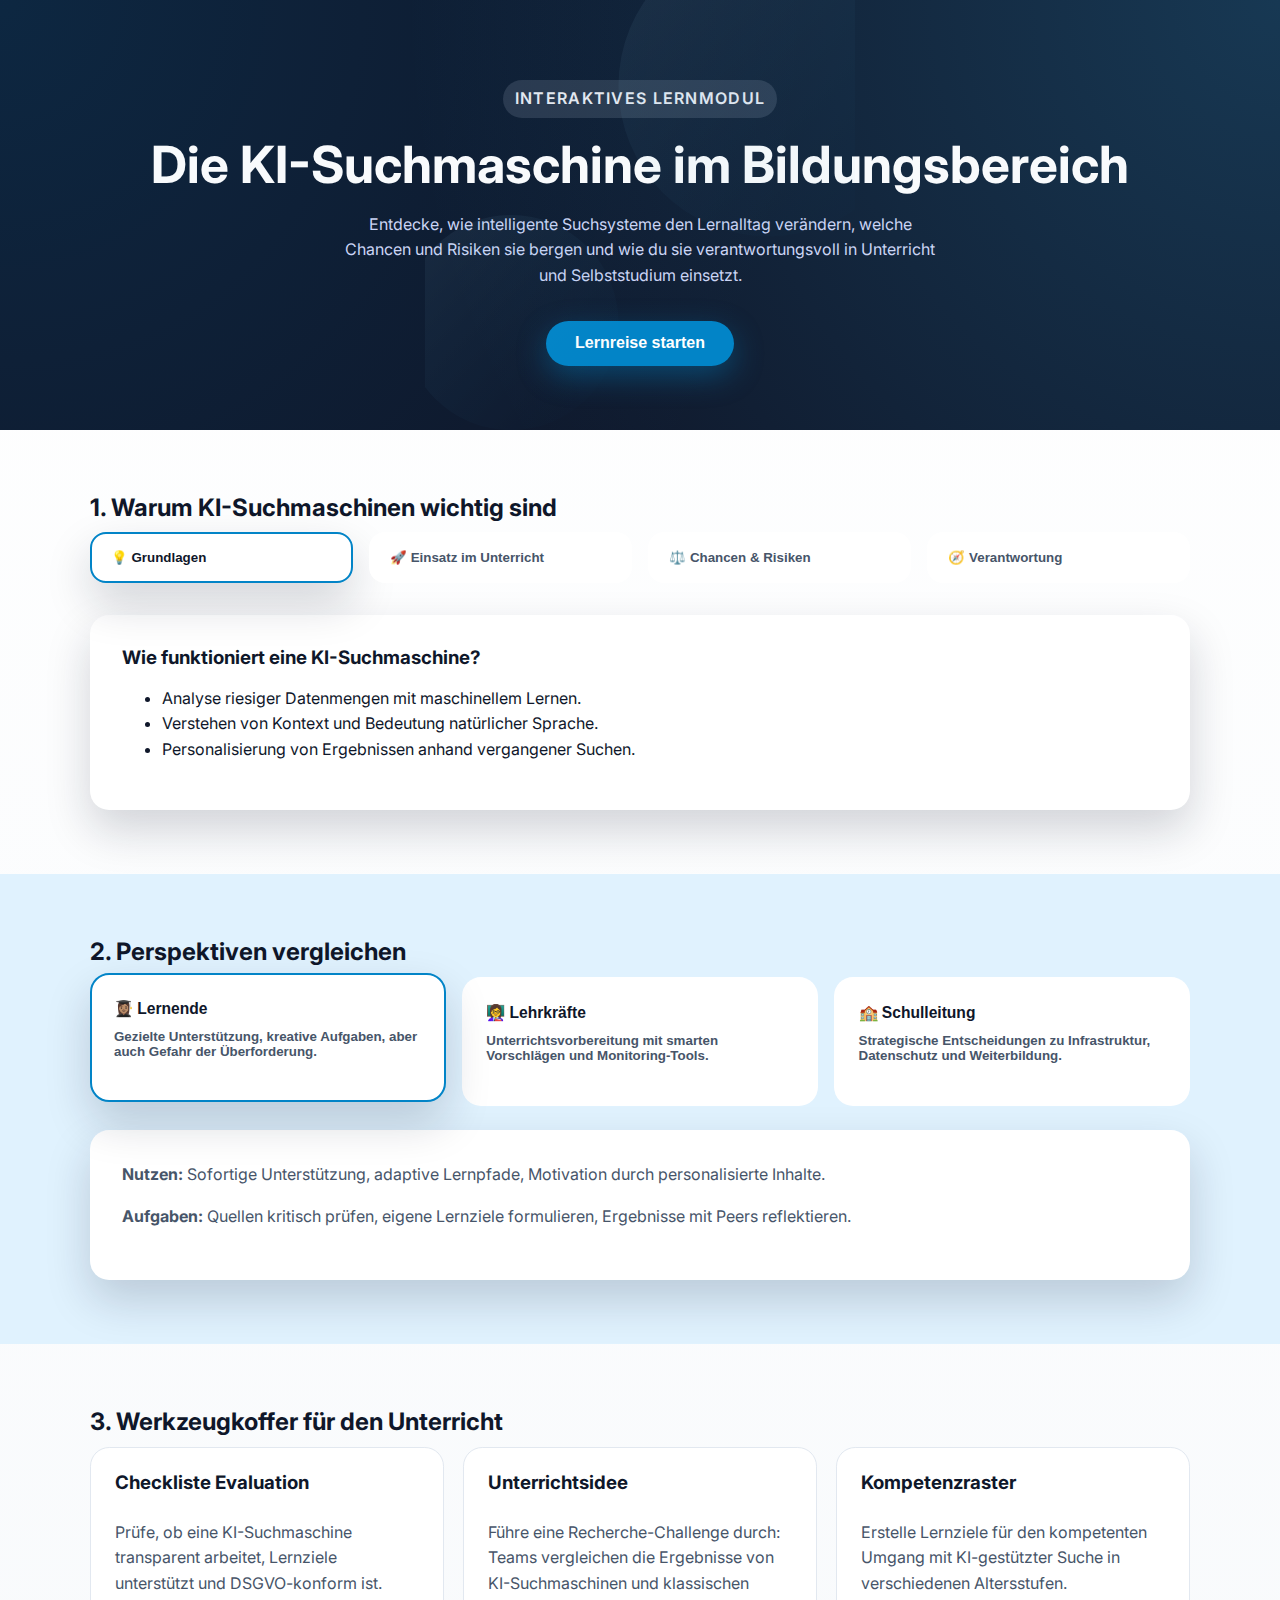
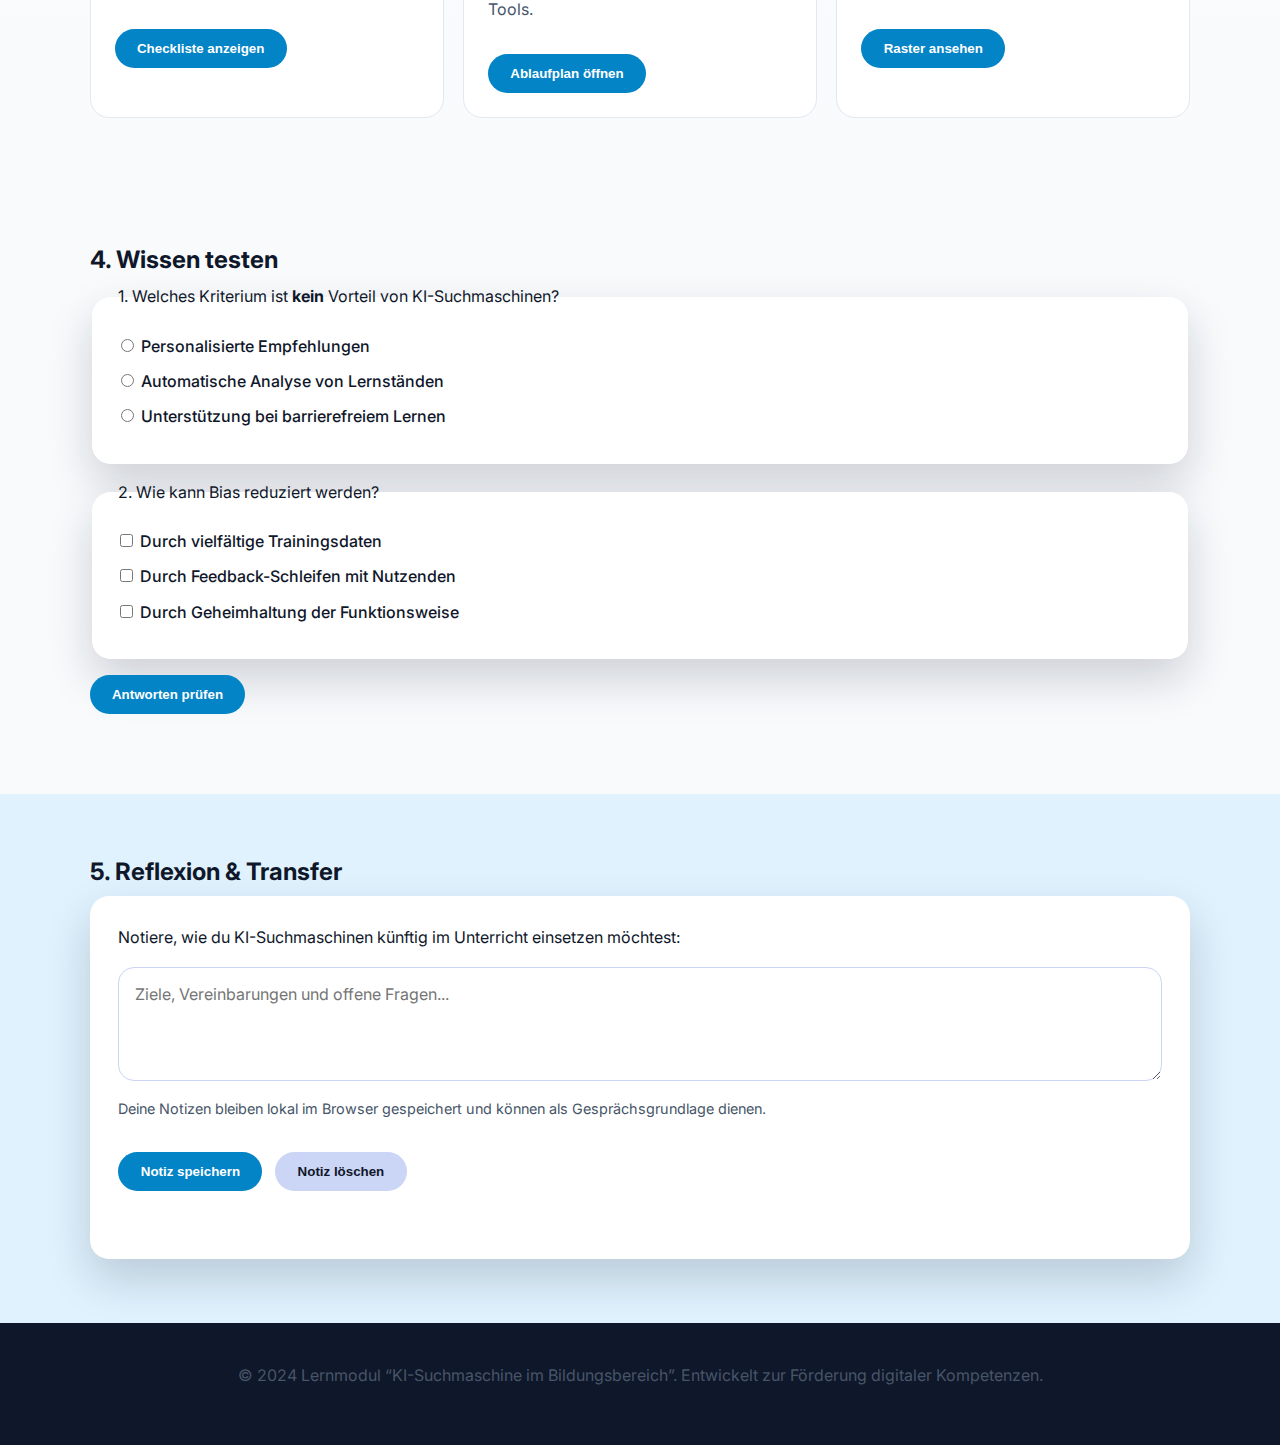
<file: index.html>
<!DOCTYPE html>
<html lang="de">
  <head>
    <meta charset="UTF-8" />
    <meta name="viewport" content="width=device-width, initial-scale=1.0" />
    <title>KI-Suchmaschine im Bildungsbereich – Interaktives Lernmodul</title>
    <link rel="stylesheet" href="assets/style.css" />
    <link rel="preconnect" href="https://fonts.googleapis.com" />
    <link rel="preconnect" href="https://fonts.gstatic.com" crossorigin />
    <link
      href="https://fonts.googleapis.com/css2?family=Inter:wght@300;400;500;600;700&display=swap"
      rel="stylesheet"
    />
  </head>
  <body>
    <header class="hero">
      <div class="hero__badge">Interaktives Lernmodul</div>
      <h1>Die KI-Suchmaschine im Bildungsbereich</h1>
      <p class="hero__lead">
        Entdecke, wie intelligente Suchsysteme den Lernalltag verändern, welche
        Chancen und Risiken sie bergen und wie du sie verantwortungsvoll in
        Unterricht und Selbststudium einsetzt.
      </p>
      <button class="hero__cta" data-scroll-target="#lernreise">
        Lernreise starten
      </button>
    </header>

    <main>
      <section class="section" id="lernreise">
        <h2>1. Warum KI-Suchmaschinen wichtig sind</h2>
        <div class="timeline" role="tablist" aria-label="Lernstationen">
          <button class="timeline__step timeline__step--active" role="tab" aria-selected="true" aria-controls="station1" id="tab-station1" data-target="station1">
            💡 Grundlagen
          </button>
          <button class="timeline__step" role="tab" aria-selected="false" aria-controls="station2" id="tab-station2" data-target="station2">
            🚀 Einsatz im Unterricht
          </button>
          <button class="timeline__step" role="tab" aria-selected="false" aria-controls="station3" id="tab-station3" data-target="station3">
            ⚖️ Chancen & Risiken
          </button>
          <button class="timeline__step" role="tab" aria-selected="false" aria-controls="station4" id="tab-station4" data-target="station4">
            🧭 Verantwortung
          </button>
        </div>
        <div class="timeline__panel" id="station1" role="tabpanel" aria-labelledby="tab-station1">
          <h3>Wie funktioniert eine KI-Suchmaschine?</h3>
          <ul>
            <li>Analyse riesiger Datenmengen mit maschinellem Lernen.</li>
            <li>Verstehen von Kontext und Bedeutung natürlicher Sprache.</li>
            <li>Personalisierung von Ergebnissen anhand vergangener Suchen.</li>
          </ul>
        </div>
        <div class="timeline__panel timeline__panel--hidden" id="station2" role="tabpanel" aria-labelledby="tab-station2" hidden>
          <h3>KI als Lernassistent</h3>
          <p>
            KI-Suchmaschinen können Inhalte an Lernstände anpassen, Lernfragen
            beantworten und passende Medien empfehlen. Lehrkräfte gewinnen Zeit
            für individuelle Betreuung.
          </p>
          <div class="highlights">
            <article>
              <h4>Adaptive Lernpfade</h4>
              <p>
                Lernende erhalten Aufgaben auf Basis ihrer bisherigen
                Antworten und Interessen.
              </p>
            </article>
            <article>
              <h4>Multimediale Ressourcen</h4>
              <p>
                Ergebnisse kombinieren Text, Video und Simulationen für
                abwechslungsreiche Lernsettings.
              </p>
            </article>
          </div>
        </div>
        <div class="timeline__panel timeline__panel--hidden" id="station3" role="tabpanel" aria-labelledby="tab-station3" hidden>
          <h3>Chancen und Risiken abwägen</h3>
          <p>
            KI-Suchmaschinen bieten personalisierte Lernunterstützung, können
            aber auch Voreingenommenheiten verstärken oder Fehlinformationen
            verbreiten. Kritisches Prüfen bleibt essenziell.
          </p>
          <ul>
            <li><strong>Chancen:</strong> Differenzierter Unterricht, Barrierefreiheit, Motivation.</li>
            <li><strong>Risiken:</strong> Bias in Trainingsdaten, Datenschutz, mangelnde Transparenz.</li>
          </ul>
        </div>
        <div class="timeline__panel timeline__panel--hidden" id="station4" role="tabpanel" aria-labelledby="tab-station4" hidden>
          <h3>Verantwortungsvoll nutzen</h3>
          <p>
            Schulen sollten Leitlinien festlegen, Lernende sensibilisieren und
            Feedbackschleifen mit Anbietern etablieren. Dokumentiere, welche
            Daten gesammelt werden und wie Ergebnisse überprüft werden.
          </p>
          <ol>
            <li>Transparenz schaffen &ndash; erklärbare Empfehlungen.</li>
            <li>Datenschutz sichern &ndash; Einwilligungen und Minimierung.</li>
            <li>Kompetenzen fördern &ndash; Informationskompetenz und Ethik.</li>
          </ol>
        </div>
      </section>

      <section class="section section--accent" id="perspektiven">
        <h2>2. Perspektiven vergleichen</h2>
        <div class="perspective-grid">
          <button class="perspective-card perspective-card--active" data-perspective="lernende">
            <h3>👩🏽‍🎓 Lernende</h3>
            <p>Gezielte Unterstützung, kreative Aufgaben, aber auch Gefahr der Überforderung.</p>
          </button>
          <button class="perspective-card" data-perspective="lehrkraefte">
            <h3>👩‍🏫 Lehrkräfte</h3>
            <p>Unterrichtsvorbereitung mit smarten Vorschlägen und Monitoring-Tools.</p>
          </button>
          <button class="perspective-card" data-perspective="schulleitung">
            <h3>🏫 Schulleitung</h3>
            <p>Strategische Entscheidungen zu Infrastruktur, Datenschutz und Weiterbildung.</p>
          </button>
        </div>
        <div class="perspective-detail" id="perspektive-detail" aria-live="polite"></div>
      </section>

      <section class="section" id="werkzeuge">
        <h2>3. Werkzeugkoffer für den Unterricht</h2>
        <div class="toolkit">
          <article class="toolkit__card">
            <h3>Checkliste Evaluation</h3>
            <p>
              Prüfe, ob eine KI-Suchmaschine transparent arbeitet, Lernziele
              unterstützt und DSGVO-konform ist.
            </p>
            <button class="button" data-modal-target="#checkliste-modal">
              Checkliste anzeigen
            </button>
          </article>
          <article class="toolkit__card">
            <h3>Unterrichtsidee</h3>
            <p>
              Führe eine Recherche-Challenge durch: Teams vergleichen die
              Ergebnisse von KI-Suchmaschinen und klassischen Tools.
            </p>
            <button class="button" data-modal-target="#unterricht-modal">
              Ablaufplan öffnen
            </button>
          </article>
          <article class="toolkit__card">
            <h3>Kompetenzraster</h3>
            <p>
              Erstelle Lernziele für den kompetenten Umgang mit KI-gestützter
              Suche in verschiedenen Altersstufen.
            </p>
            <button class="button" data-modal-target="#kompetenz-modal">
              Raster ansehen
            </button>
          </article>
        </div>
      </section>

      <section class="section section--neutral" id="quiz">
        <h2>4. Wissen testen</h2>
        <form class="quiz" aria-live="polite">
          <fieldset>
            <legend>1. Welches Kriterium ist <strong>kein</strong> Vorteil von KI-Suchmaschinen?</legend>
            <label>
              <input type="radio" name="q1" value="korrekt" />
              Personalisierte Empfehlungen
            </label>
            <label>
              <input type="radio" name="q1" value="falsch" />
              Automatische Analyse von Lernständen
            </label>
            <label>
              <input type="radio" name="q1" value="falsch" />
              Unterstützung bei barrierefreiem Lernen
            </label>
          </fieldset>
          <fieldset>
            <legend>2. Wie kann Bias reduziert werden?</legend>
            <label>
              <input type="checkbox" name="q2" value="diverse" />
              Durch vielfältige Trainingsdaten
            </label>
            <label>
              <input type="checkbox" name="q2" value="feedback" />
              Durch Feedback-Schleifen mit Nutzenden
            </label>
            <label>
              <input type="checkbox" name="q2" value="geheimhaltung" />
              Durch Geheimhaltung der Funktionsweise
            </label>
          </fieldset>
          <button type="submit" class="button quiz__submit">Antworten prüfen</button>
          <p class="quiz__result" role="status"></p>
        </form>
      </section>

      <section class="section section--accent" id="reflexion">
        <h2>5. Reflexion &amp; Transfer</h2>
        <div class="reflection">
          <label for="reflexion-eingabe">Notiere, wie du KI-Suchmaschinen künftig im Unterricht einsetzen möchtest:</label>
          <textarea id="reflexion-eingabe" rows="4" placeholder="Ziele, Vereinbarungen und offene Fragen..." aria-describedby="reflexion-hinweis"></textarea>
          <p id="reflexion-hinweis" class="reflection__hint">
            Deine Notizen bleiben lokal im Browser gespeichert und können als Gesprächsgrundlage dienen.
          </p>
          <div class="reflection__actions">
            <button class="button" id="reflexion-speichern">Notiz speichern</button>
            <button class="button button--secondary" id="reflexion-loeschen">Notiz löschen</button>
          </div>
          <div class="reflection__feedback" role="status"></div>
        </div>
      </section>
    </main>

    <footer class="footer">
      <p>
        © 2024 Lernmodul &ldquo;KI-Suchmaschine im Bildungsbereich&rdquo;. Entwickelt zur
        Förderung digitaler Kompetenzen.
      </p>
    </footer>

    <div class="modal" id="checkliste-modal" role="dialog" aria-modal="true" aria-labelledby="checkliste-titel" hidden>
      <div class="modal__content">
        <button class="modal__close" data-modal-close>&times;</button>
        <h2 id="checkliste-titel">Checkliste Evaluation</h2>
        <ul>
          <li>Welche Daten sammelt die KI-Suchmaschine?</li>
          <li>Werden Quellenangaben nachvollziehbar dargestellt?</li>
          <li>Ist der Zugriff für alle Lernenden barrierefrei möglich?</li>
          <li>Gibt es Support-Strukturen für Lehrkräfte?</li>
        </ul>
      </div>
    </div>

    <div class="modal" id="unterricht-modal" role="dialog" aria-modal="true" aria-labelledby="unterricht-titel" hidden>
      <div class="modal__content">
        <button class="modal__close" data-modal-close>&times;</button>
        <h2 id="unterricht-titel">Unterrichtsidee: Recherche-Challenge</h2>
        <ol>
          <li>Teams analysieren eine Unterrichtsfrage mit verschiedenen Tools.</li>
          <li>Sie dokumentieren Stärken und Schwächen der Ergebnisse.</li>
          <li>Im Plenum werden Qualitätskriterien für KI-Recherche entwickelt.</li>
        </ol>
      </div>
    </div>

    <div class="modal" id="kompetenz-modal" role="dialog" aria-modal="true" aria-labelledby="kompetenz-titel" hidden>
      <div class="modal__content">
        <button class="modal__close" data-modal-close>&times;</button>
        <h2 id="kompetenz-titel">Kompetenzraster</h2>
        <table>
          <thead>
            <tr>
              <th>Stufe</th>
              <th>Schwerpunkte</th>
            </tr>
          </thead>
          <tbody>
            <tr>
              <td>Basis</td>
              <td>Verstehen, was KI-Suche ist und wie Quellen geprüft werden.</td>
            </tr>
            <tr>
              <td>Fortgeschritten</td>
              <td>Bias erkennen, Datenschutzaspekte diskutieren, reflektieren.</td>
            </tr>
            <tr>
              <td>Expert</td>
              <td>Eigene Suchstrategien entwickeln, Projekte dokumentieren.</td>
            </tr>
          </tbody>
        </table>
      </div>
    </div>

    <script src="assets/script.js" defer></script>
  </body>
</html>
</file>
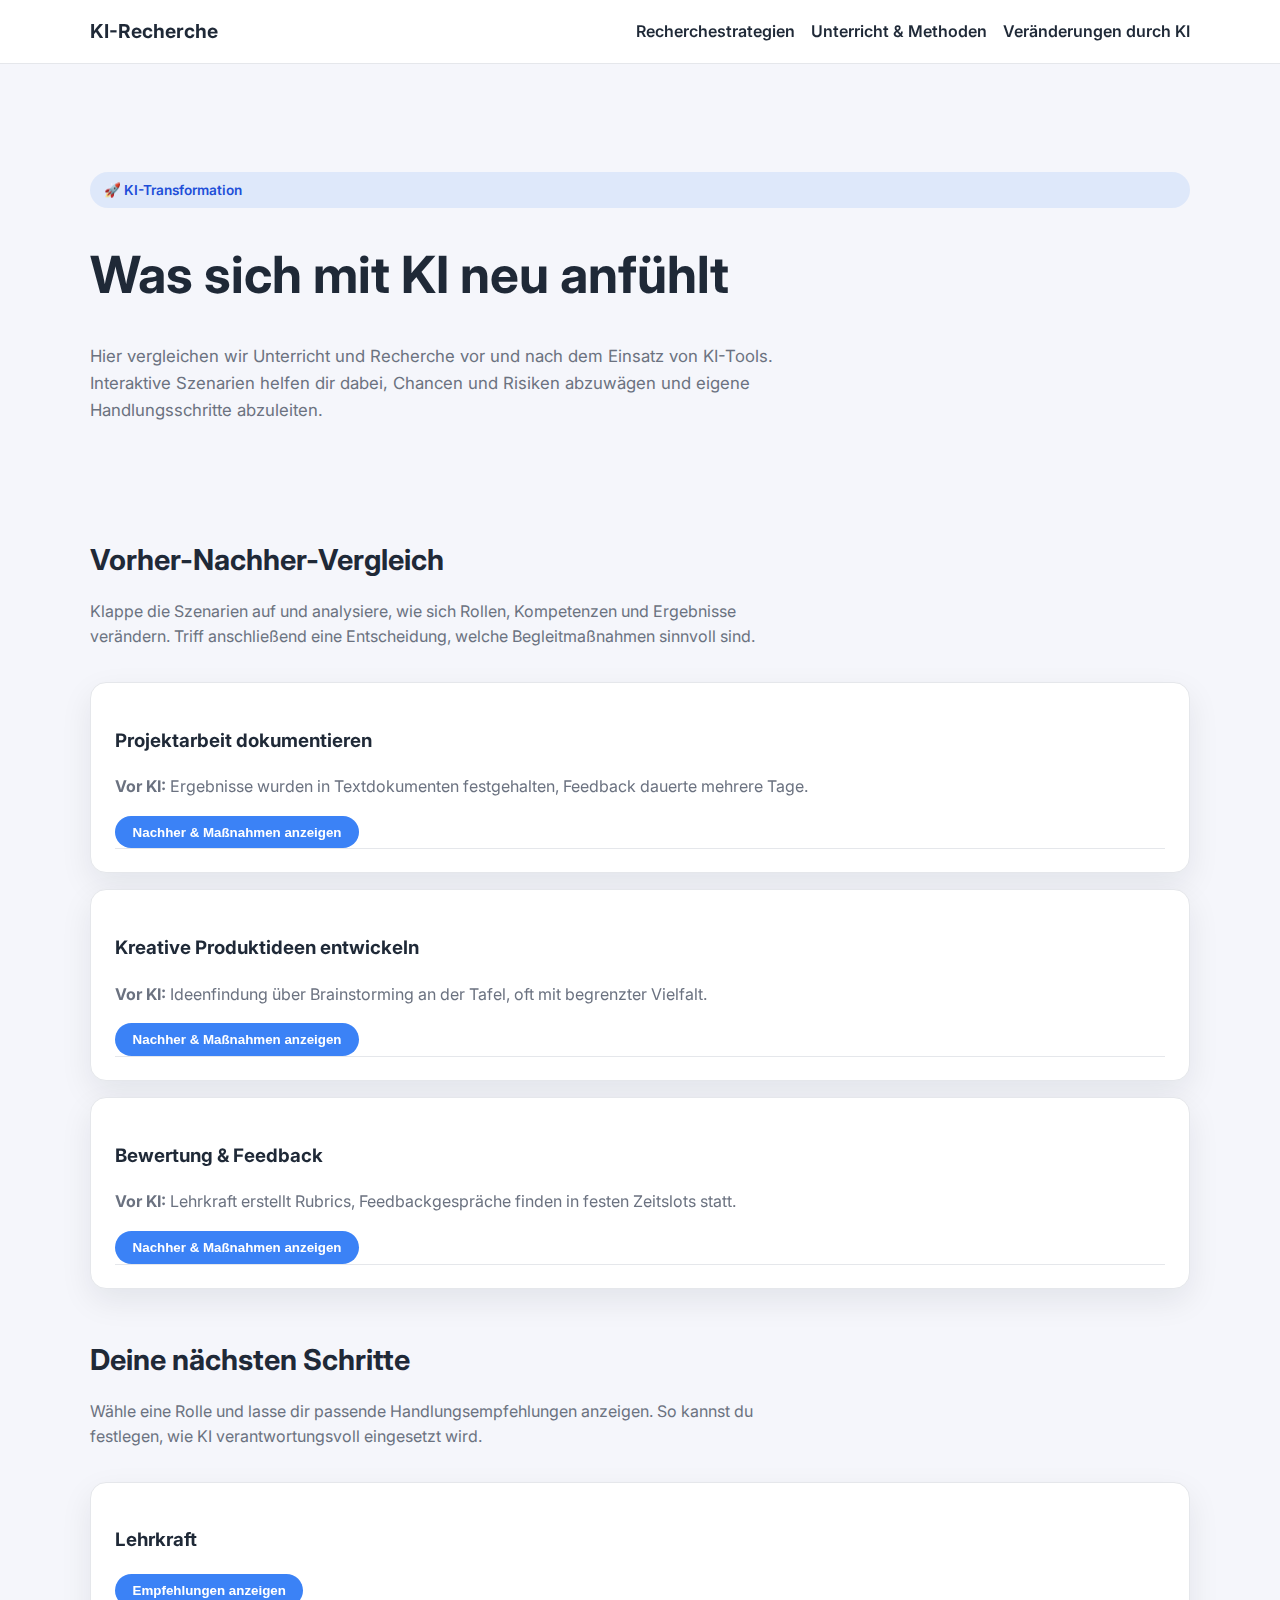
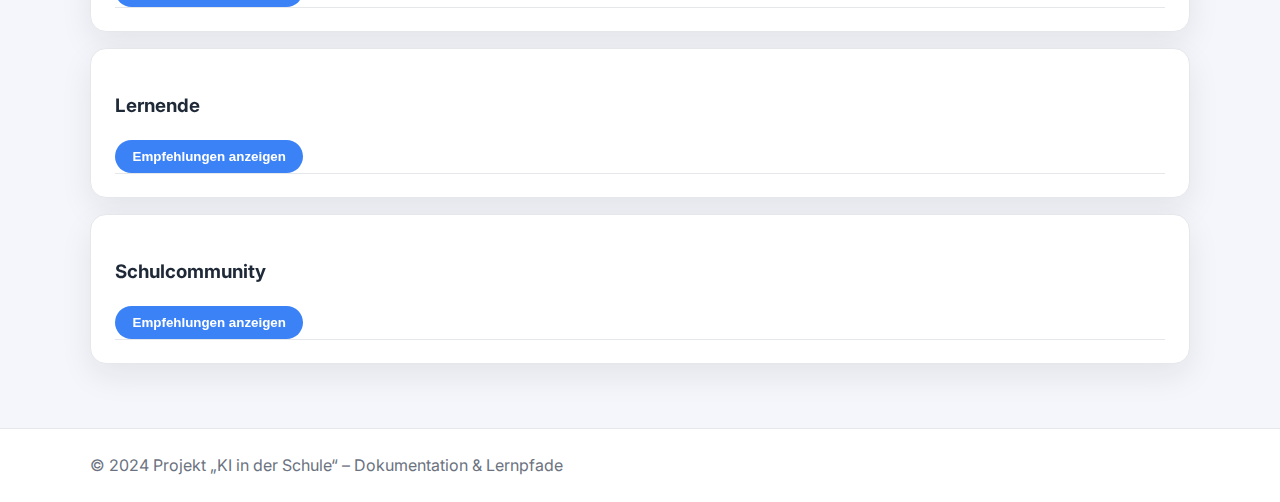
<file: ki-veraenderung.html>
<!DOCTYPE html>
<html lang="de">

<head>
  <meta charset="UTF-8">
  <meta name="viewport" content="width=device-width, initial-scale=1.0">
  <title>Veränderungen durch KI – KI-Recherche</title>
  <link rel="stylesheet" href="assets/styles.css">
</head>

<body>
  <header>
    <nav class="container nav" aria-label="Hauptnavigation">
      <a href="index.html" class="nav__brand">KI-Recherche</a>
      <div class="nav__links">
        <a href="recherche.html">Recherchestrategien</a>
        <a href="unterricht.html">Unterricht & Methoden</a>
        <a href="ki-veraenderung.html" aria-current="page">Veränderungen durch KI</a>
      </div>
    </nav>
  </header>

  <main class="container">
    <section class="hero">
      <p class="badge" aria-label="Fokus">🚀 KI-Transformation</p>
      <h1 class="hero__title">Was sich mit KI neu anfühlt</h1>
      <p class="hero__subtitle">
        Hier vergleichen wir Unterricht und Recherche vor und nach dem Einsatz von KI-Tools. Interaktive Szenarien helfen
        dir dabei, Chancen und Risiken abzuwägen und eigene Handlungsschritte abzuleiten.
      </p>
    </section>

    <section>
      <h2 class="section-title">Vorher-Nachher-Vergleich</h2>
      <p class="section-text">
        Klappe die Szenarien auf und analysiere, wie sich Rollen, Kompetenzen und Ergebnisse verändern. Triff anschließend
        eine Entscheidung, welche Begleitmaßnahmen sinnvoll sind.
      </p>

      <div class="comparison-grid">
        <article class="scenario-card" data-toggle data-open="false">
          <header>
            <h3>Projektarbeit dokumentieren</h3>
            <p class="card__body">
              <strong>Vor KI:</strong> Ergebnisse wurden in Textdokumenten festgehalten, Feedback dauerte mehrere Tage.
            </p>
            <button class="scenario-toggle" type="button">Nachher & Maßnahmen anzeigen</button>
          </header>
          <div class="scenario-details">
            <p>
              <strong>Mit KI:</strong> Lernende nutzen automatische Protokollierung und Visualisierung, Feedback erfolgt
              nahezu in Echtzeit.
            </p>
            <p>
              <strong>Empfohlene Maßnahme:</strong> Leitplanken für den Umgang mit sensiblen Daten vereinbaren und
              Reflexionsphasen einplanen, um die Qualität automatischer Vorschläge zu prüfen.
            </p>
          </div>
        </article>

        <article class="scenario-card" data-toggle data-open="false">
          <header>
            <h3>Kreative Produktideen entwickeln</h3>
            <p class="card__body">
              <strong>Vor KI:</strong> Ideenfindung über Brainstorming an der Tafel, oft mit begrenzter Vielfalt.
            </p>
            <button class="scenario-toggle" type="button">Nachher & Maßnahmen anzeigen</button>
          </header>
          <div class="scenario-details">
            <p>
              <strong>Mit KI:</strong> Generative Tools liefern visuelle und textliche Inspiration in Sekunden, die Teams
              iterieren schneller.
            </p>
            <p>
              <strong>Empfohlene Maßnahme:</strong> Kriterien für Originalität definieren und Reflexionsfragen bereitstellen,
              damit KI-Vorschläge kritisch bewertet werden.
            </p>
          </div>
        </article>

        <article class="scenario-card" data-toggle data-open="false">
          <header>
            <h3>Bewertung & Feedback</h3>
            <p class="card__body">
              <strong>Vor KI:</strong> Lehrkraft erstellt Rubrics, Feedbackgespräche finden in festen Zeitslots statt.
            </p>
            <button class="scenario-toggle" type="button">Nachher & Maßnahmen anzeigen</button>
          </header>
          <div class="scenario-details">
            <p>
              <strong>Mit KI:</strong> Adaptive Systeme geben Sofortfeedback, Rubrics werden automatisch vorgeschlagen.
            </p>
            <p>
              <strong>Empfohlene Maßnahme:</strong> Transparenz schaffen, wie KI-Bewertungen entstehen, und einen
              Feedback-Check einplanen, in dem Lernende und Lehrkraft Ergebnisse gemeinsam reflektieren.
            </p>
          </div>
        </article>
      </div>
    </section>

    <section>
      <h2 class="section-title">Deine nächsten Schritte</h2>
      <p class="section-text">
        Wähle eine Rolle und lasse dir passende Handlungsempfehlungen anzeigen. So kannst du festlegen, wie KI verantwortungsvoll eingesetzt wird.
      </p>

      <div class="interactive-list">
        <article class="interactive-item" data-toggle data-open="false">
          <header>
            <h3>Lehrkraft</h3>
            <button type="button">Empfehlungen anzeigen</button>
          </header>
          <div class="interactive-item__content">
            <ul>
              <li>Transparente Kriterien für KI-Einsatz formulieren und mit Lernenden aushandeln.</li>
              <li>Beispiele sammeln, wann KI-Ergebnisse kritisch hinterfragt werden sollten.</li>
              <li>Fortbildungsangebote dokumentieren, um Kollegium mitzunehmen.</li>
            </ul>
          </div>
        </article>

        <article class="interactive-item" data-toggle data-open="false">
          <header>
            <h3>Lernende</h3>
            <button type="button">Empfehlungen anzeigen</button>
          </header>
          <div class="interactive-item__content">
            <ul>
              <li>Checkliste für verantwortungsvolle Promptgestaltung nutzen.</li>
              <li>Quellen dokumentieren und KI-Beiträge im Portfolio kennzeichnen.</li>
              <li>Peer-Feedback mit und ohne KI vergleichen und diskutieren.</li>
            </ul>
          </div>
        </article>

        <article class="interactive-item" data-toggle data-open="false">
          <header>
            <h3>Schulcommunity</h3>
            <button type="button">Empfehlungen anzeigen</button>
          </header>
          <div class="interactive-item__content">
            <ul>
              <li>Transparente Kommunikationskanäle zu Datenschutzfragen etablieren.</li>
              <li>Best-Practice-Sammlung anlegen und regelmäßig aktualisieren.</li>
              <li>Feedbackrunden mit Eltern und Schülervertretung planen.</li>
            </ul>
          </div>
        </article>
      </div>
    </section>
  </main>

  <footer class="footer">
    <div class="container">
      © 2024 Projekt „KI in der Schule“ – Dokumentation & Lernpfade
    </div>
  </footer>

  <script src="assets/script.js" defer></script>
</body>

</html>
</file>
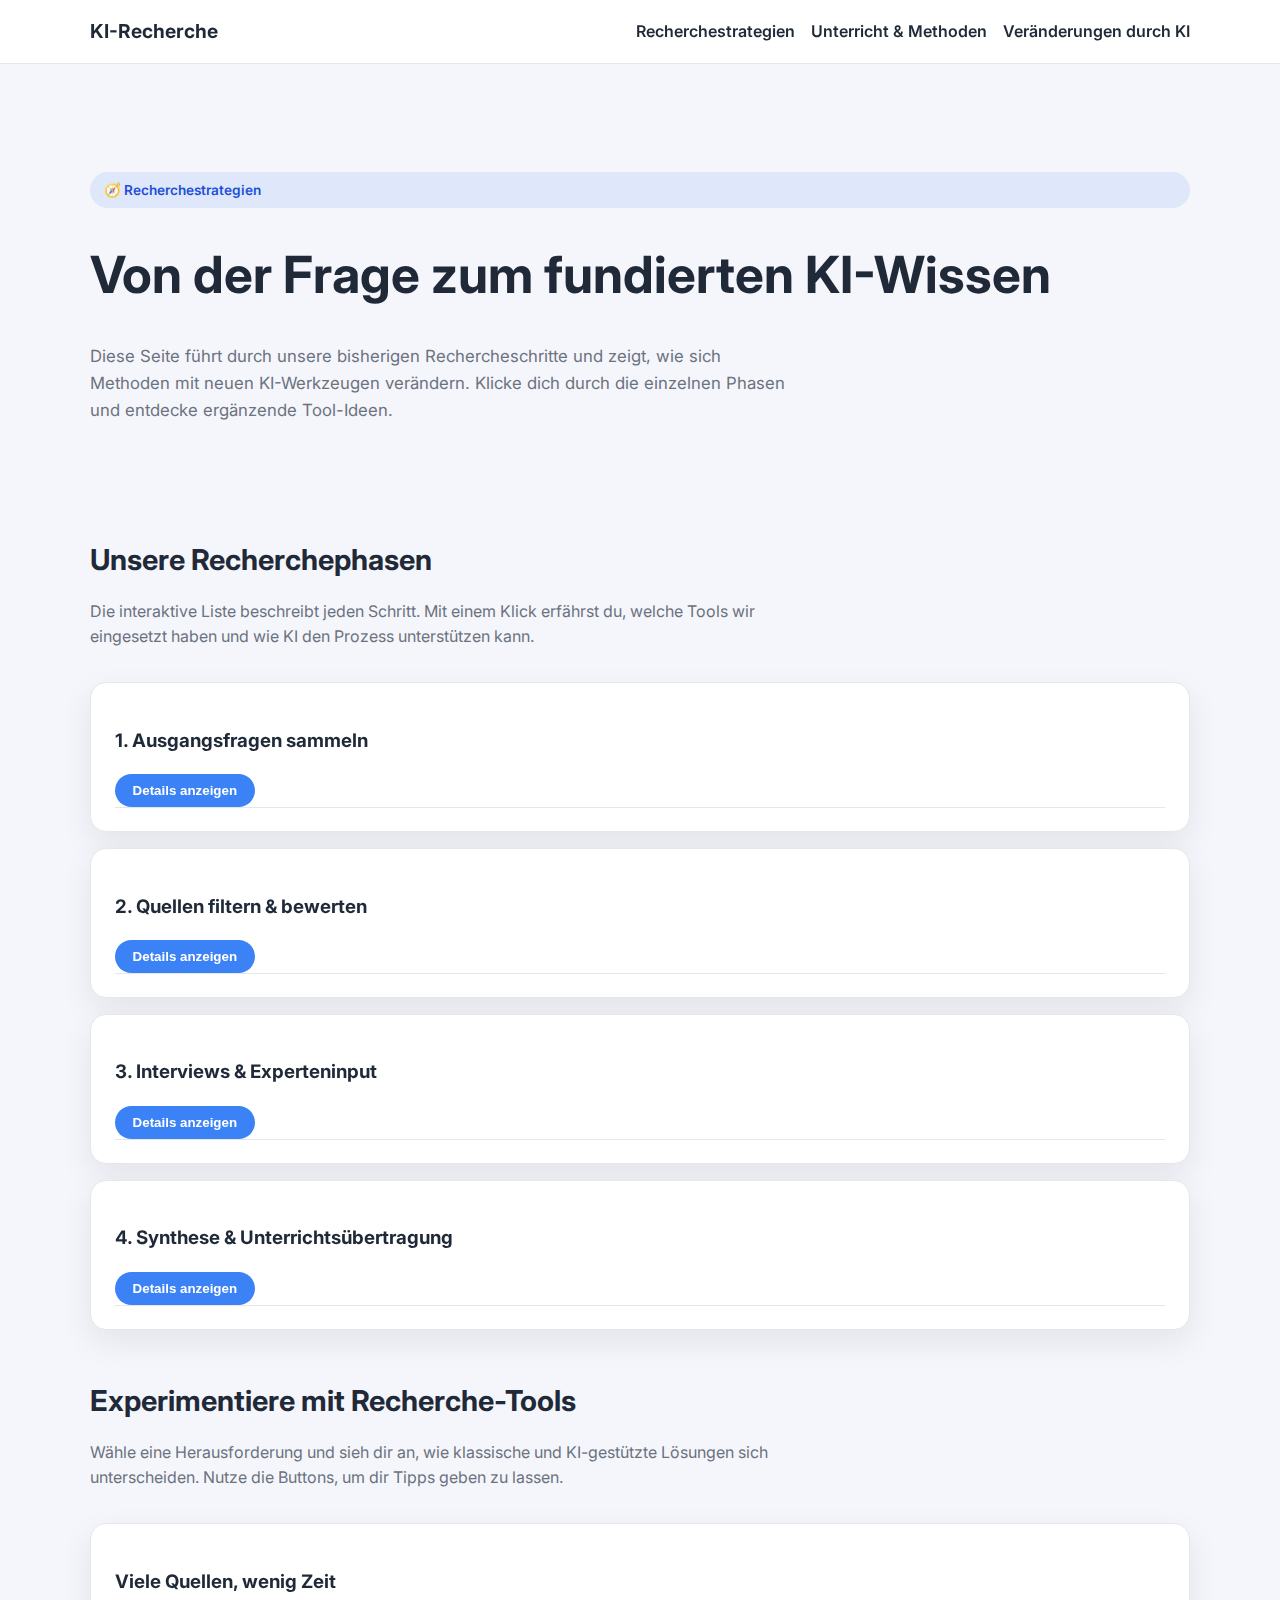
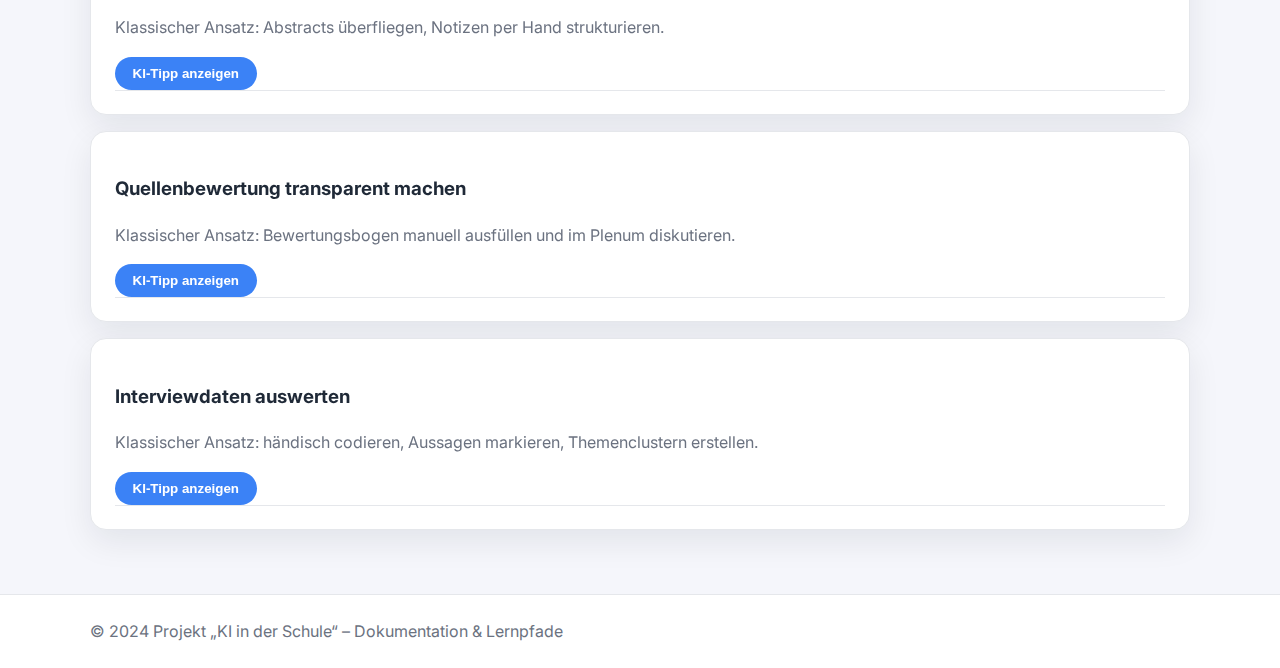
<file: recherche.html>
<!DOCTYPE html>
<html lang="de">

<head>
  <meta charset="UTF-8">
  <meta name="viewport" content="width=device-width, initial-scale=1.0">
  <title>Recherchestrategien – KI-Recherche</title>
  <link rel="stylesheet" href="assets/styles.css">
</head>

<body>
  <header>
    <nav class="container nav" aria-label="Hauptnavigation">
      <a href="index.html" class="nav__brand">KI-Recherche</a>
      <div class="nav__links">
        <a href="recherche.html" aria-current="page">Recherchestrategien</a>
        <a href="unterricht.html">Unterricht & Methoden</a>
        <a href="ki-veraenderung.html">Veränderungen durch KI</a>
      </div>
    </nav>
  </header>

  <main class="container">
    <section class="hero">
      <p class="badge" aria-label="Fokus">🧭 Recherchestrategien</p>
      <h1 class="hero__title">Von der Frage zum fundierten KI-Wissen</h1>
      <p class="hero__subtitle">
        Diese Seite führt durch unsere bisherigen Rechercheschritte und zeigt, wie sich Methoden mit neuen KI-Werkzeugen
        verändern. Klicke dich durch die einzelnen Phasen und entdecke ergänzende Tool-Ideen.
      </p>
    </section>

    <section>
      <h2 class="section-title">Unsere Recherchephasen</h2>
      <p class="section-text">
        Die interaktive Liste beschreibt jeden Schritt. Mit einem Klick erfährst du, welche Tools wir eingesetzt haben
        und wie KI den Prozess unterstützen kann.
      </p>

      <div class="interactive-list">
        <article class="interactive-item" data-toggle data-open="false">
          <header>
            <h3>1. Ausgangsfragen sammeln</h3>
            <button type="button">Details anzeigen</button>
          </header>
          <div class="interactive-item__content">
            <p>
              Wir starteten mit Brainstorming und einer Padlet-Sammlung. Leitfragen wie „Welche KI-Tools kennen wir?“ und
              „Wie beeinflusst KI unseren Alltag?“ wurden priorisiert.
            </p>
            <p>
              <strong>KI-Boost:</strong> Einsatz eines Sprachmodells, um zusätzliche Perspektiven und Beispiele zu
              generieren, die wir anschließend kritisch bewertet haben.
            </p>
          </div>
        </article>

        <article class="interactive-item" data-toggle data-open="false">
          <header>
            <h3>2. Quellen filtern & bewerten</h3>
            <button type="button">Details anzeigen</button>
          </header>
          <div class="interactive-item__content">
            <p>
              Mit erweiterten Suchoperatoren und Pressedatenbanken haben wir relevante Artikel und Studien identifiziert.
              Anschließend wurden die Quellen mithilfe eines Bewertungsrasters verglichen.
            </p>
            <p>
              <strong>KI-Boost:</strong> Automatisierte Zusammenfassungen halfen, lange Studien schneller zu überblicken –
              die Kernaussagen wurden danach manuell überprüft.
            </p>
          </div>
        </article>

        <article class="interactive-item" data-toggle data-open="false">
          <header>
            <h3>3. Interviews & Experteninput</h3>
            <button type="button">Details anzeigen</button>
          </header>
          <div class="interactive-item__content">
            <p>
              Wir führten Interviews mit Lehrkräften und einem KI-Entwickler. Die Audioaufnahmen wurden transkribiert und
              nach Kernaussagen ausgewertet.
            </p>
            <p>
              <strong>KI-Boost:</strong> Transkriptions-Tools sowie semantische Suchfunktionen erleichterten die
              Strukturierung der Interviews.
            </p>
          </div>
        </article>

        <article class="interactive-item" data-toggle data-open="false">
          <header>
            <h3>4. Synthese & Unterrichtsübertragung</h3>
            <button type="button">Details anzeigen</button>
          </header>
          <div class="interactive-item__content">
            <p>
              Die Ergebnisse wurden in einem gemeinsamen Dossier zusammengeführt und mit Unterrichtsbeispielen ergänzt.
              Priorisierte Themen flossen in Projektaufgaben ein.
            </p>
            <p>
              <strong>KI-Boost:</strong> Visualisierungstools halfen, Mindmaps und Ablaufpläne zu generieren, die wir für
              die Unterrichtsplanung genutzt haben.
            </p>
          </div>
        </article>
      </div>
    </section>

    <section>
      <h2 class="section-title">Experimentiere mit Recherche-Tools</h2>
      <p class="section-text">
        Wähle eine Herausforderung und sieh dir an, wie klassische und KI-gestützte Lösungen sich unterscheiden. Nutze die
        Buttons, um dir Tipps geben zu lassen.
      </p>

      <div class="comparison-grid">
        <article class="scenario-card" data-toggle data-open="false">
          <header>
            <h3>Viele Quellen, wenig Zeit</h3>
            <p class="card__body">
              Klassischer Ansatz: Abstracts überfliegen, Notizen per Hand strukturieren.
            </p>
            <button class="scenario-toggle" type="button">KI-Tipp anzeigen</button>
          </header>
          <div class="scenario-details">
            <p>
              <strong>KI-Tipp:</strong> Lass dir per Zusammenfassungs-Tool die wichtigsten Abschnitte hervorheben und
              nutze ein semantisches Suchtool, um Zitate schneller zu lokalisieren.
            </p>
          </div>
        </article>

        <article class="scenario-card" data-toggle data-open="false">
          <header>
            <h3>Quellenbewertung transparent machen</h3>
            <p class="card__body">
              Klassischer Ansatz: Bewertungsbogen manuell ausfüllen und im Plenum diskutieren.
            </p>
            <button class="scenario-toggle" type="button">KI-Tipp anzeigen</button>
          </header>
          <div class="scenario-details">
            <p>
              <strong>KI-Tipp:</strong> Nutze ein Tool zur Argument-Extraktion, um Bias oder unbelegte Aussagen zu finden,
              bevor die Ergebnisse gemeinsam reflektiert werden.
            </p>
          </div>
        </article>

        <article class="scenario-card" data-toggle data-open="false">
          <header>
            <h3>Interviewdaten auswerten</h3>
            <p class="card__body">
              Klassischer Ansatz: händisch codieren, Aussagen markieren, Themenclustern erstellen.
            </p>
            <button class="scenario-toggle" type="button">KI-Tipp anzeigen</button>
          </header>
          <div class="scenario-details">
            <p>
              <strong>KI-Tipp:</strong> Automatische Transkription mit Schlagwortsuche sowie visuelle Cluster helfen,
              Muster zu entdecken, die anschließend kritisch geprüft werden.
            </p>
          </div>
        </article>
      </div>
    </section>
  </main>

  <footer class="footer">
    <div class="container">
      © 2024 Projekt „KI in der Schule“ – Dokumentation & Lernpfade
    </div>
  </footer>

  <script src="assets/script.js" defer></script>
</body>

</html>
</file>
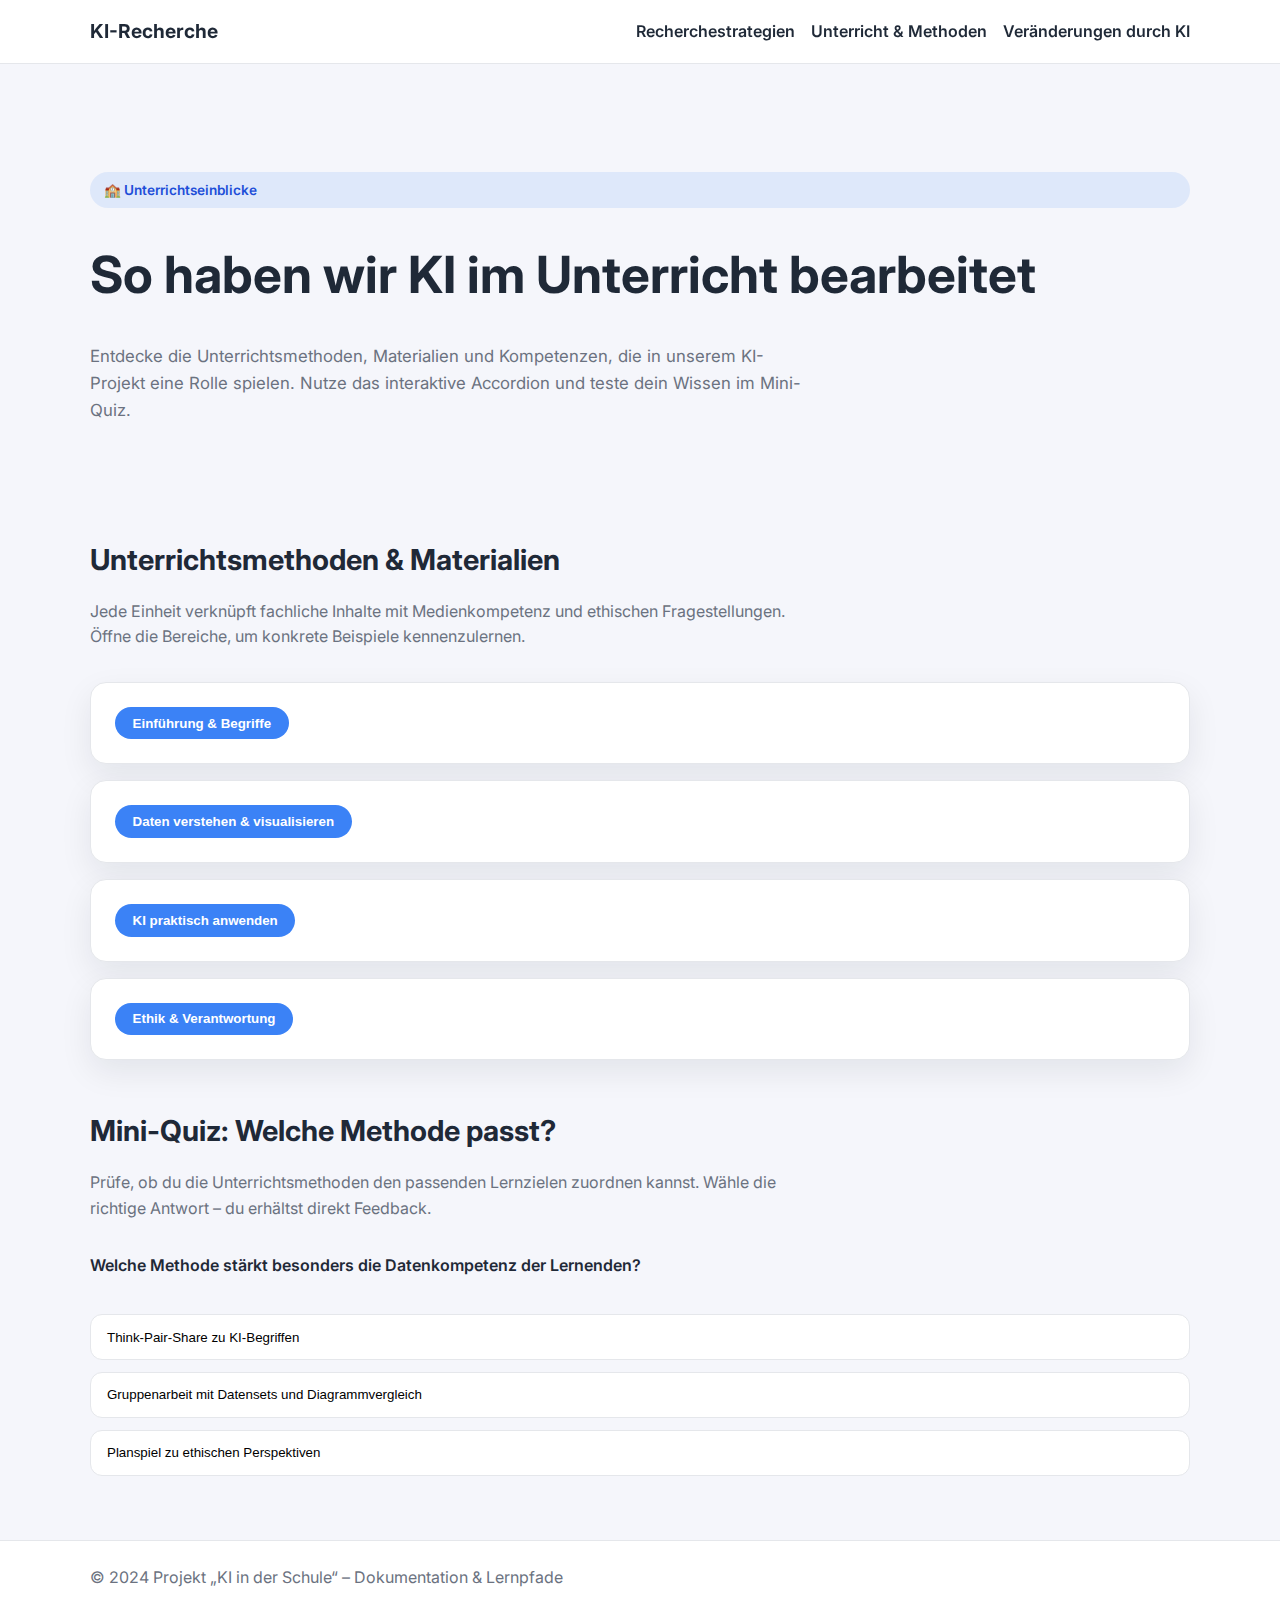
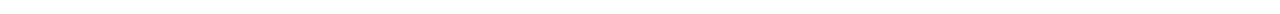
<file: unterricht.html>
<!DOCTYPE html>
<html lang="de">

<head>
  <meta charset="UTF-8">
  <meta name="viewport" content="width=device-width, initial-scale=1.0">
  <title>Unterricht & Methoden – KI-Recherche</title>
  <link rel="stylesheet" href="assets/styles.css">
</head>

<body>
  <header>
    <nav class="container nav" aria-label="Hauptnavigation">
      <a href="index.html" class="nav__brand">KI-Recherche</a>
      <div class="nav__links">
        <a href="recherche.html">Recherchestrategien</a>
        <a href="unterricht.html" aria-current="page">Unterricht & Methoden</a>
        <a href="ki-veraenderung.html">Veränderungen durch KI</a>
      </div>
    </nav>
  </header>

  <main class="container">
    <section class="hero">
      <p class="badge" aria-label="Fokus">🏫 Unterrichtseinblicke</p>
      <h1 class="hero__title">So haben wir KI im Unterricht bearbeitet</h1>
      <p class="hero__subtitle">
        Entdecke die Unterrichtsmethoden, Materialien und Kompetenzen, die in unserem KI-Projekt eine Rolle spielen.
        Nutze das interaktive Accordion und teste dein Wissen im Mini-Quiz.
      </p>
    </section>

    <section>
      <h2 class="section-title">Unterrichtsmethoden & Materialien</h2>
      <p class="section-text">
        Jede Einheit verknüpft fachliche Inhalte mit Medienkompetenz und ethischen Fragestellungen. Öffne die Bereiche, um
        konkrete Beispiele kennenzulernen.
      </p>

      <div class="timeline">
        <article class="accordion-item" data-toggle data-open="false">
          <button class="accordion-trigger" type="button">Einführung & Begriffe</button>
          <div class="accordion-panel">
            <p>
              Aktivierende Methoden wie Think-Pair-Share halfen beim Sammeln von Vorwissen. Anschließend erklärten kurze
              Videoclips die Grundbegriffe Maschinelles Lernen, Trainingsdaten und Bias.
            </p>
            <p>
              <strong>Kompetenzfokus:</strong> Begriffsverständnis, kritische Reflexion über Beispiele aus dem Alltag.
            </p>
          </div>
        </article>

        <article class="accordion-item" data-toggle data-open="false">
          <button class="accordion-trigger" type="button">Daten verstehen & visualisieren</button>
          <div class="accordion-panel">
            <p>
              In Gruppen wurden Datensets analysiert. Schülerinnen und Schüler verglichen Diagramme, diskutierten
              Verzerrungen und dokumentierten Ergebnisse in einem digitalen Portfolio.
            </p>
            <p>
              <strong>Kompetenzfokus:</strong> Datenkompetenz, Transfer in reale Entscheidungssituationen.
            </p>
          </div>
        </article>

        <article class="accordion-item" data-toggle data-open="false">
          <button class="accordion-trigger" type="button">KI praktisch anwenden</button>
          <div class="accordion-panel">
            <p>
              In einem Stationenlernen wurden verschiedene KI-Tools ausprobiert: Bildgenerator, Chatbot, Audioanalyse.
              Die Schülerinnen und Schüler hielten Chancen und Risiken auf Moderationskarten fest.
            </p>
            <p>
              <strong>Kompetenzfokus:</strong> Kreativität, kritische Toolbewertung, Präsentationskompetenz.
            </p>
          </div>
        </article>

        <article class="accordion-item" data-toggle data-open="false">
          <button class="accordion-trigger" type="button">Ethik & Verantwortung</button>
          <div class="accordion-panel">
            <p>
              Ein Planspiel zu „KI in der Schule“ konfrontierte die Lernenden mit Rollen wie Schulleitung, Elternbeirat und
              Entwicklerteam. Argumente wurden über ein digitales Whiteboard gesammelt.
            </p>
            <p>
              <strong>Kompetenzfokus:</strong> Perspektivwechsel, argumentatives Schreiben, gesellschaftliche Einordnung.
            </p>
          </div>
        </article>
      </div>
    </section>

    <section>
      <h2 class="section-title">Mini-Quiz: Welche Methode passt?</h2>
      <p class="section-text">
        Prüfe, ob du die Unterrichtsmethoden den passenden Lernzielen zuordnen kannst. Wähle die richtige Antwort – du
        erhältst direkt Feedback.
      </p>

      <div class="quiz" data-quiz data-correct="b">
        <p class="quiz-question">Welche Methode stärkt besonders die Datenkompetenz der Lernenden?</p>
        <div class="quiz-options">
          <button class="quiz-option" type="button" data-option="a">Think-Pair-Share zu KI-Begriffen</button>
          <button class="quiz-option" type="button" data-option="b">Gruppenarbeit mit Datensets und Diagrammvergleich</button>
          <button class="quiz-option" type="button" data-option="c">Planspiel zu ethischen Perspektiven</button>
        </div>
        <p class="quiz-feedback" role="status" aria-live="polite">&nbsp;</p>
      </div>
    </section>
  </main>

  <footer class="footer">
    <div class="container">
      © 2024 Projekt „KI in der Schule“ – Dokumentation & Lernpfade
    </div>
  </footer>

  <script src="assets/script.js" defer></script>
</body>

</html>
</file>
<file: assets/style.css>
:root {
  color-scheme: light;
  --bg: #0f172a;
  --bg-muted: #f1f5f9;
  --bg-accent: #e0f2fe;
  --bg-neutral: #f8fafc;
  --fg: #0f172a;
  --fg-muted: #475569;
  --accent: #0284c7;
  --accent-dark: #0369a1;
  --shadow: 0 20px 45px rgba(15, 23, 42, 0.18);
  font-family: "Inter", system-ui, -apple-system, BlinkMacSystemFont, "Segoe UI", sans-serif;
}

* {
  box-sizing: border-box;
}

body {
  margin: 0;
  font-family: inherit;
  color: var(--fg);
  background: linear-gradient(180deg, #ffffff 0%, #f8fafc 60%, #eff6ff 100%);
  line-height: 1.6;
}

h1,
 h2,
 h3,
 h4 {
  line-height: 1.2;
  margin: 0 0 0.6rem;
}

p {
  margin: 0 0 1rem;
  color: var(--fg-muted);
}

.hero {
  padding: 5rem 7vw 4rem;
  text-align: center;
  background: radial-gradient(circle at top left, rgba(2, 132, 199, 0.15), transparent 60%),
    radial-gradient(circle at top right, rgba(56, 189, 248, 0.2), transparent 65%),
    #0f172a;
  color: #f8fafc;
  position: relative;
  overflow: hidden;
}

.hero::after {
  content: "";
  position: absolute;
  inset: 0;
  background: url('data:image/svg+xml,<svg xmlns="http://www.w3.org/2000/svg" width="400" height="400" viewBox="0 0 400 400"><defs><linearGradient id="grad" x1="0" y1="0" x2="1" y2="1"><stop offset="0%" stop-color="%23bae6fd" stop-opacity="0.15"/><stop offset="100%" stop-color="%230284c7" stop-opacity="0"/></linearGradient></defs><circle cx="320" cy="80" r="140" fill="url(%23grad)"/><circle cx="80" cy="300" r="100" fill="url(%23grad)"/></svg>')
    center/contain no-repeat;
  opacity: 0.5;
  pointer-events: none;
}

.hero__badge {
  display: inline-block;
  padding: 0.4rem 0.75rem;
  border-radius: 999px;
  background: rgba(148, 163, 184, 0.2);
  color: #e2e8f0;
  font-weight: 600;
  letter-spacing: 0.08em;
  text-transform: uppercase;
  margin-bottom: 1rem;
}

.hero h1 {
  font-size: clamp(2.4rem, 4vw, 3.6rem);
  margin-bottom: 1rem;
}

.hero__lead {
  max-width: 60ch;
  margin: 0 auto 2rem;
  color: #cbd5f5;
}

.hero__cta {
  background: var(--accent);
  color: white;
  border: none;
  padding: 0.85rem 1.8rem;
  border-radius: 999px;
  font-size: 1rem;
  font-weight: 600;
  cursor: pointer;
  transition: transform 0.2s ease, box-shadow 0.3s ease, background 0.3s ease;
  box-shadow: 0 10px 30px rgba(2, 132, 199, 0.4);
}

.hero__cta:hover,
.hero__cta:focus {
  transform: translateY(-2px);
  background: var(--accent-dark);
}

.section {
  padding: 4rem 7vw;
}

.section--accent {
  background: var(--bg-accent);
}

.section--neutral {
  background: var(--bg-neutral);
}

.timeline {
  display: grid;
  grid-template-columns: repeat(auto-fit, minmax(180px, 1fr));
  gap: 1rem;
  margin-bottom: 2rem;
}

.timeline__step {
  background: white;
  border: 2px solid transparent;
  border-radius: 1rem;
  padding: 1rem 1.2rem;
  text-align: left;
  font-weight: 600;
  color: var(--fg-muted);
  cursor: pointer;
  transition: border 0.2s ease, box-shadow 0.3s ease;
}

.timeline__step:focus-visible {
  outline: 3px solid var(--accent);
}

.timeline__step--active {
  border-color: var(--accent);
  color: var(--fg);
  box-shadow: var(--shadow);
}

.timeline__panel {
  background: white;
  border-radius: 1.2rem;
  padding: 2rem;
  box-shadow: var(--shadow);
  transition: opacity 0.3s ease;
}

.timeline__panel--hidden {
  display: none;
}

.highlights {
  display: grid;
  grid-template-columns: repeat(auto-fit, minmax(200px, 1fr));
  gap: 1rem;
  margin-top: 1.5rem;
}

.highlights article {
  background: var(--bg-neutral);
  padding: 1.25rem;
  border-radius: 1rem;
  border: 1px solid #e2e8f0;
}

.perspective-grid {
  display: grid;
  grid-template-columns: repeat(auto-fit, minmax(220px, 1fr));
  gap: 1rem;
  margin-bottom: 1.5rem;
}

.perspective-card {
  background: white;
  border: 2px solid transparent;
  border-radius: 1.2rem;
  padding: 1.6rem 1.4rem;
  text-align: left;
  font-weight: 600;
  color: var(--fg);
  cursor: pointer;
  transition: transform 0.2s ease, border 0.2s ease, box-shadow 0.3s ease;
}

.perspective-card--active,
.perspective-card:hover {
  border-color: var(--accent);
  transform: translateY(-4px);
  box-shadow: var(--shadow);
}

.perspective-detail {
  background: white;
  border-radius: 1.2rem;
  padding: 2rem;
  box-shadow: var(--shadow);
  min-height: 150px;
}

.toolkit {
  display: grid;
  grid-template-columns: repeat(auto-fit, minmax(220px, 1fr));
  gap: 1.2rem;
}

.toolkit__card {
  background: white;
  border-radius: 1.2rem;
  padding: 1.5rem;
  border: 1px solid #e2e8f0;
  display: flex;
  flex-direction: column;
  gap: 1rem;
}

.button {
  background: var(--accent);
  color: white;
  border: none;
  padding: 0.75rem 1.4rem;
  border-radius: 999px;
  font-weight: 600;
  cursor: pointer;
  transition: background 0.2s ease, transform 0.2s ease;
  align-self: flex-start;
}

.button:hover,
.button:focus-visible {
  background: var(--accent-dark);
  transform: translateY(-2px);
}

.button--secondary {
  background: #cbd5f5;
  color: var(--fg);
}

.quiz fieldset {
  border: none;
  background: white;
  border-radius: 1.2rem;
  padding: 1.5rem;
  box-shadow: var(--shadow);
  margin-bottom: 1rem;
}

.quiz label {
  display: block;
  margin-bottom: 0.6rem;
  font-weight: 500;
  color: var(--fg);
}

.quiz__result {
  margin-top: 1rem;
  font-weight: 600;
}

.reflection {
  background: white;
  border-radius: 1.2rem;
  padding: 1.8rem;
  box-shadow: var(--shadow);
  display: grid;
  gap: 1rem;
}

.reflection textarea {
  width: 100%;
  padding: 1rem;
  border-radius: 1rem;
  border: 1px solid #cbd5f5;
  font-size: 1rem;
  font-family: inherit;
  resize: vertical;
}

.reflection__hint {
  font-size: 0.9rem;
  color: var(--fg-muted);
}

.reflection__actions {
  display: flex;
  flex-wrap: wrap;
  gap: 0.8rem;
}

.reflection__feedback {
  min-height: 1.5rem;
  color: var(--accent-dark);
  font-weight: 600;
}

.footer {
  text-align: center;
  padding: 2.5rem 1rem;
  background: #0f172a;
  color: #e2e8f0;
}

.modal {
  position: fixed;
  inset: 0;
  background: rgba(15, 23, 42, 0.6);
  display: grid;
  place-items: center;
  padding: 1.5rem;
  z-index: 100;
}

.modal[hidden] {
  display: none;
}

.modal__content {
  background: white;
  border-radius: 1.2rem;
  padding: 2rem;
  max-width: min(600px, 90vw);
  box-shadow: var(--shadow);
  position: relative;
  display: grid;
  gap: 1rem;
}

.modal__close {
  position: absolute;
  top: 1rem;
  right: 1rem;
  background: none;
  border: none;
  font-size: 1.8rem;
  cursor: pointer;
  color: var(--fg-muted);
}

.modal table {
  width: 100%;
  border-collapse: collapse;
}

.modal th,
.modal td {
  border-bottom: 1px solid #e2e8f0;
  padding: 0.75rem;
  text-align: left;
}

@media (max-width: 720px) {
  .hero {
    padding: 4rem 6vw 3rem;
  }

  .section {
    padding: 3rem 6vw;
  }

  .reflection__actions {
    flex-direction: column;
    align-items: stretch;
  }
}
</file>
<file: assets/styles.css>
@import url('https://fonts.googleapis.com/css2?family=Inter:wght@400;600;700&display=swap');

:root {
  --bg: #f5f6fb;
  --surface: #ffffff;
  --accent: #3b82f6;
  --accent-dark: #1d4ed8;
  --text: #1f2937;
  --muted: #6b7280;
  --border: #e5e7eb;
  --shadow: 0 12px 32px rgba(15, 23, 42, 0.08);
}

* {
  box-sizing: border-box;
}

body {
  margin: 0;
  font-family: 'Inter', system-ui, -apple-system, BlinkMacSystemFont, 'Segoe UI', sans-serif;
  color: var(--text);
  background: var(--bg);
  line-height: 1.6;
}

a {
  color: inherit;
  text-decoration: none;
}

header {
  background: var(--surface);
  position: sticky;
  top: 0;
  z-index: 10;
  box-shadow: 0 1px 0 var(--border);
}

.container {
  width: min(1100px, 90vw);
  margin: 0 auto;
}

.nav {
  display: flex;
  justify-content: space-between;
  align-items: center;
  padding: 1rem 0;
}

.nav__brand {
  font-weight: 700;
  font-size: 1.2rem;
}

.nav__links {
  display: flex;
  gap: 1rem;
  font-weight: 600;
}

.hero {
  padding: 4rem 0 3rem;
  display: grid;
  gap: 1.5rem;
}

.hero__title {
  font-size: clamp(2.3rem, 5vw, 3.2rem);
  line-height: 1.1;
  margin: 0;
}

.hero__subtitle {
  max-width: 65ch;
  color: var(--muted);
  font-size: 1.05rem;
}

.card-grid {
  display: grid;
  grid-template-columns: repeat(auto-fit, minmax(260px, 1fr));
  gap: 1.5rem;
  margin: 2rem 0 4rem;
}

.card {
  background: var(--surface);
  padding: 1.75rem;
  border-radius: 18px;
  box-shadow: var(--shadow);
  border: 1px solid transparent;
  transition: transform 0.2s ease, border 0.2s ease;
}

.card:hover,
.card:focus-within {
  transform: translateY(-4px);
  border-color: var(--accent);
}

.card__title {
  margin-top: 0;
  margin-bottom: 0.6rem;
  font-size: 1.25rem;
}

.card__body {
  color: var(--muted);
}

.card__link {
  margin-top: 1rem;
  display: inline-flex;
  align-items: center;
  gap: 0.4rem;
  font-weight: 600;
  color: var(--accent);
}

main {
  padding: 2rem 0 4rem;
}

section + section {
  margin-top: 3rem;
}

.section-title {
  font-size: 1.8rem;
  margin-bottom: 0.8rem;
}

.section-text {
  color: var(--muted);
  max-width: 70ch;
}

.timeline,
.interactive-list,
.comparison-grid {
  margin-top: 2rem;
  display: grid;
  gap: 1rem;
}

.interactive-item,
.accordion-item,
.scenario-card {
  background: var(--surface);
  border-radius: 16px;
  padding: 1.5rem;
  border: 1px solid var(--border);
  box-shadow: var(--shadow);
}

.interactive-item button,
.accordion-trigger,
.scenario-toggle {
  background: var(--accent);
  color: white;
  border: none;
  border-radius: 999px;
  padding: 0.55rem 1.1rem;
  font-weight: 600;
  cursor: pointer;
  display: inline-flex;
  align-items: center;
  gap: 0.4rem;
}

.interactive-item button:hover,
.accordion-trigger:hover,
.scenario-toggle:hover,
.interactive-item button:focus-visible,
.accordion-trigger:focus-visible,
.scenario-toggle:focus-visible {
  background: var(--accent-dark);
  outline: none;
}

.interactive-item__content,
.accordion-panel,
.scenario-details {
  margin-top: 1rem;
  color: var(--muted);
  display: none;
}

.interactive-item[data-open="true"] .interactive-item__content,
.accordion-item[data-open="true"] .accordion-panel,
.scenario-card[data-open="true"] .scenario-details {
  display: block;
}

.badge {
  display: inline-flex;
  align-items: center;
  gap: 0.35rem;
  background: rgba(59, 130, 246, 0.12);
  color: var(--accent-dark);
  border-radius: 999px;
  padding: 0.45rem 0.9rem;
  font-weight: 600;
  font-size: 0.85rem;
}

.footer {
  background: var(--surface);
  border-top: 1px solid var(--border);
  padding: 1.5rem 0;
  color: var(--muted);
}

.quiz {
  display: grid;
  gap: 1.2rem;
}

.quiz-question {
  font-weight: 600;
}

.quiz-options {
  display: grid;
  gap: 0.75rem;
}

.quiz-option {
  padding: 0.9rem 1rem;
  background: var(--surface);
  border: 1px solid var(--border);
  border-radius: 12px;
  cursor: pointer;
  text-align: left;
  transition: border 0.2s ease, box-shadow 0.2s ease;
}

.quiz-option:hover,
.quiz-option:focus-visible {
  border-color: var(--accent);
  box-shadow: var(--shadow);
  outline: none;
}

.quiz-option[data-selected="true"] {
  border-color: var(--accent);
  box-shadow: 0 0 0 2px rgba(59, 130, 246, 0.2);
}

.quiz-feedback {
  padding: 0.9rem 1rem;
  border-radius: 12px;
  background: rgba(16, 185, 129, 0.12);
  border: 1px solid rgba(16, 185, 129, 0.35);
  color: #047857;
  font-weight: 600;
  display: none;
}

.quiz-feedback[data-visible="true"] {
  display: block;
}

@media (max-width: 720px) {
  .nav__links {
    display: none;
  }

  .hero {
    padding-top: 3rem;
  }
}
</file>
